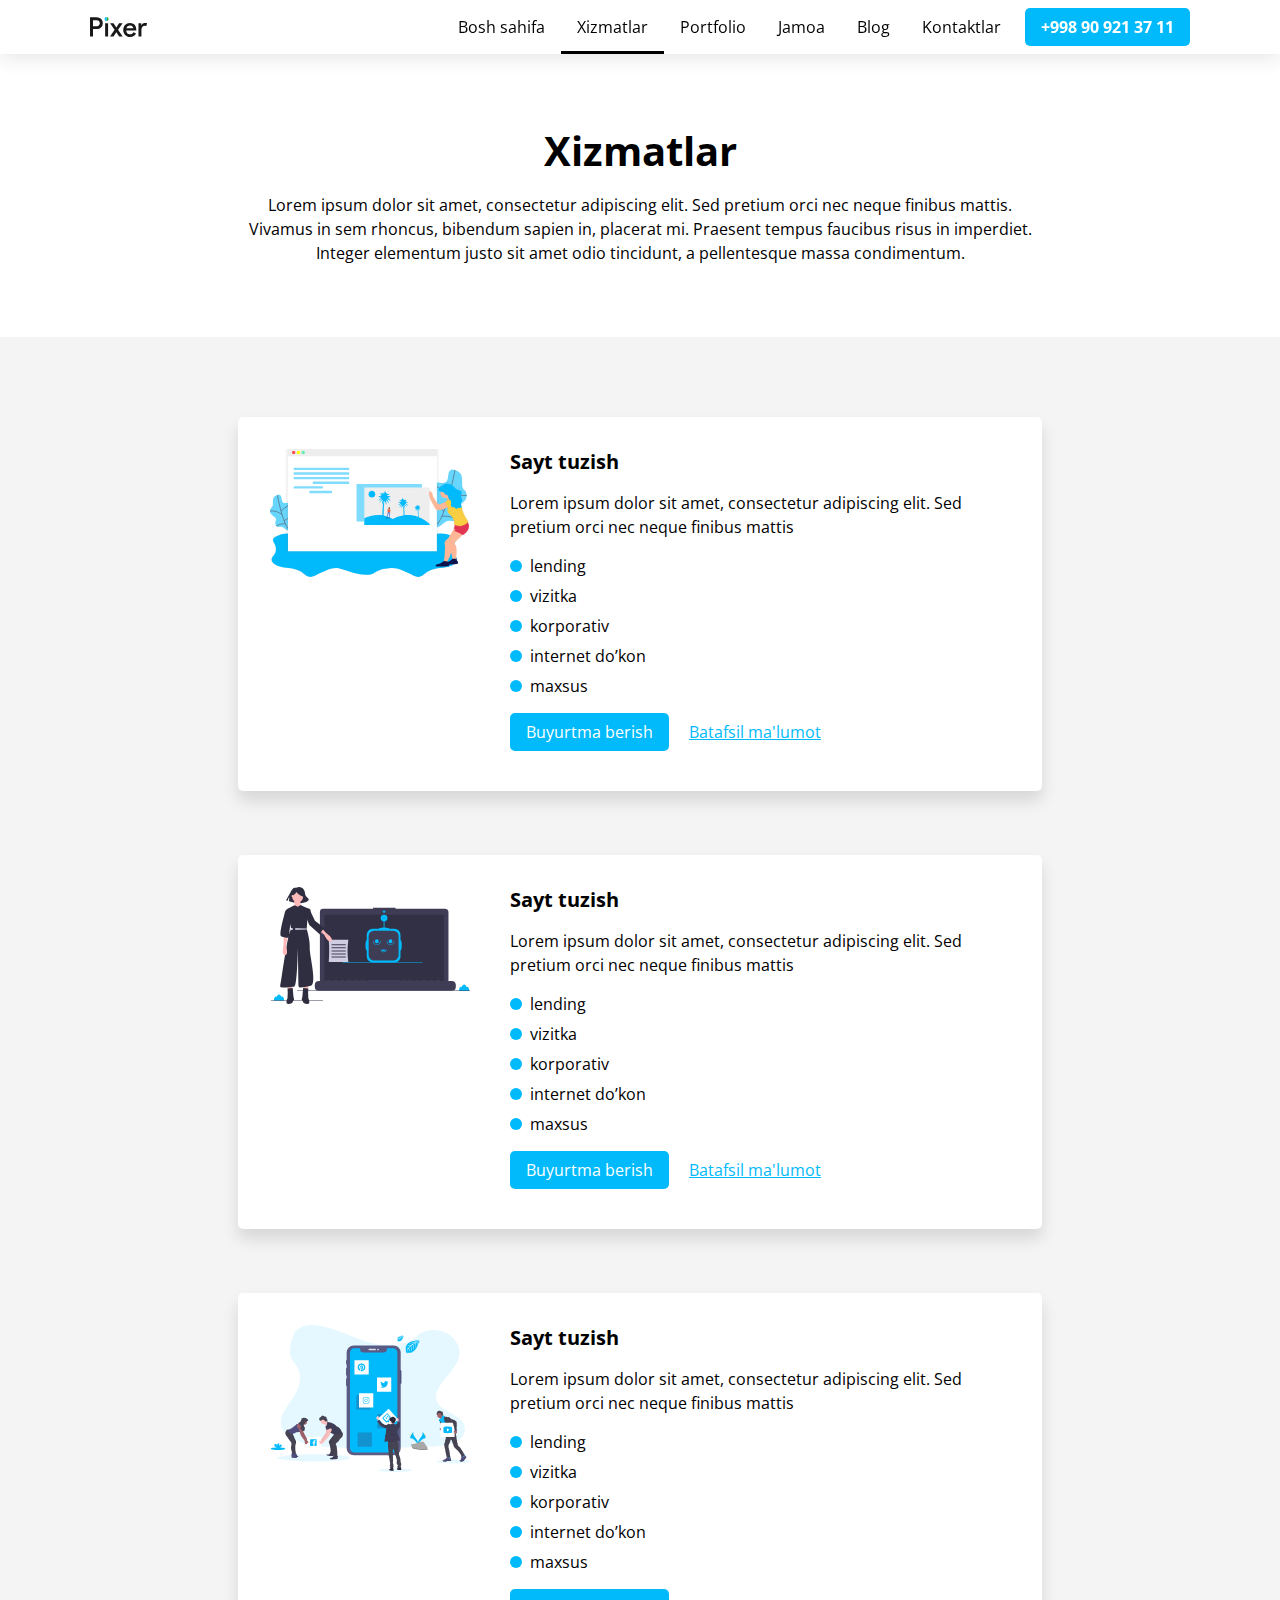
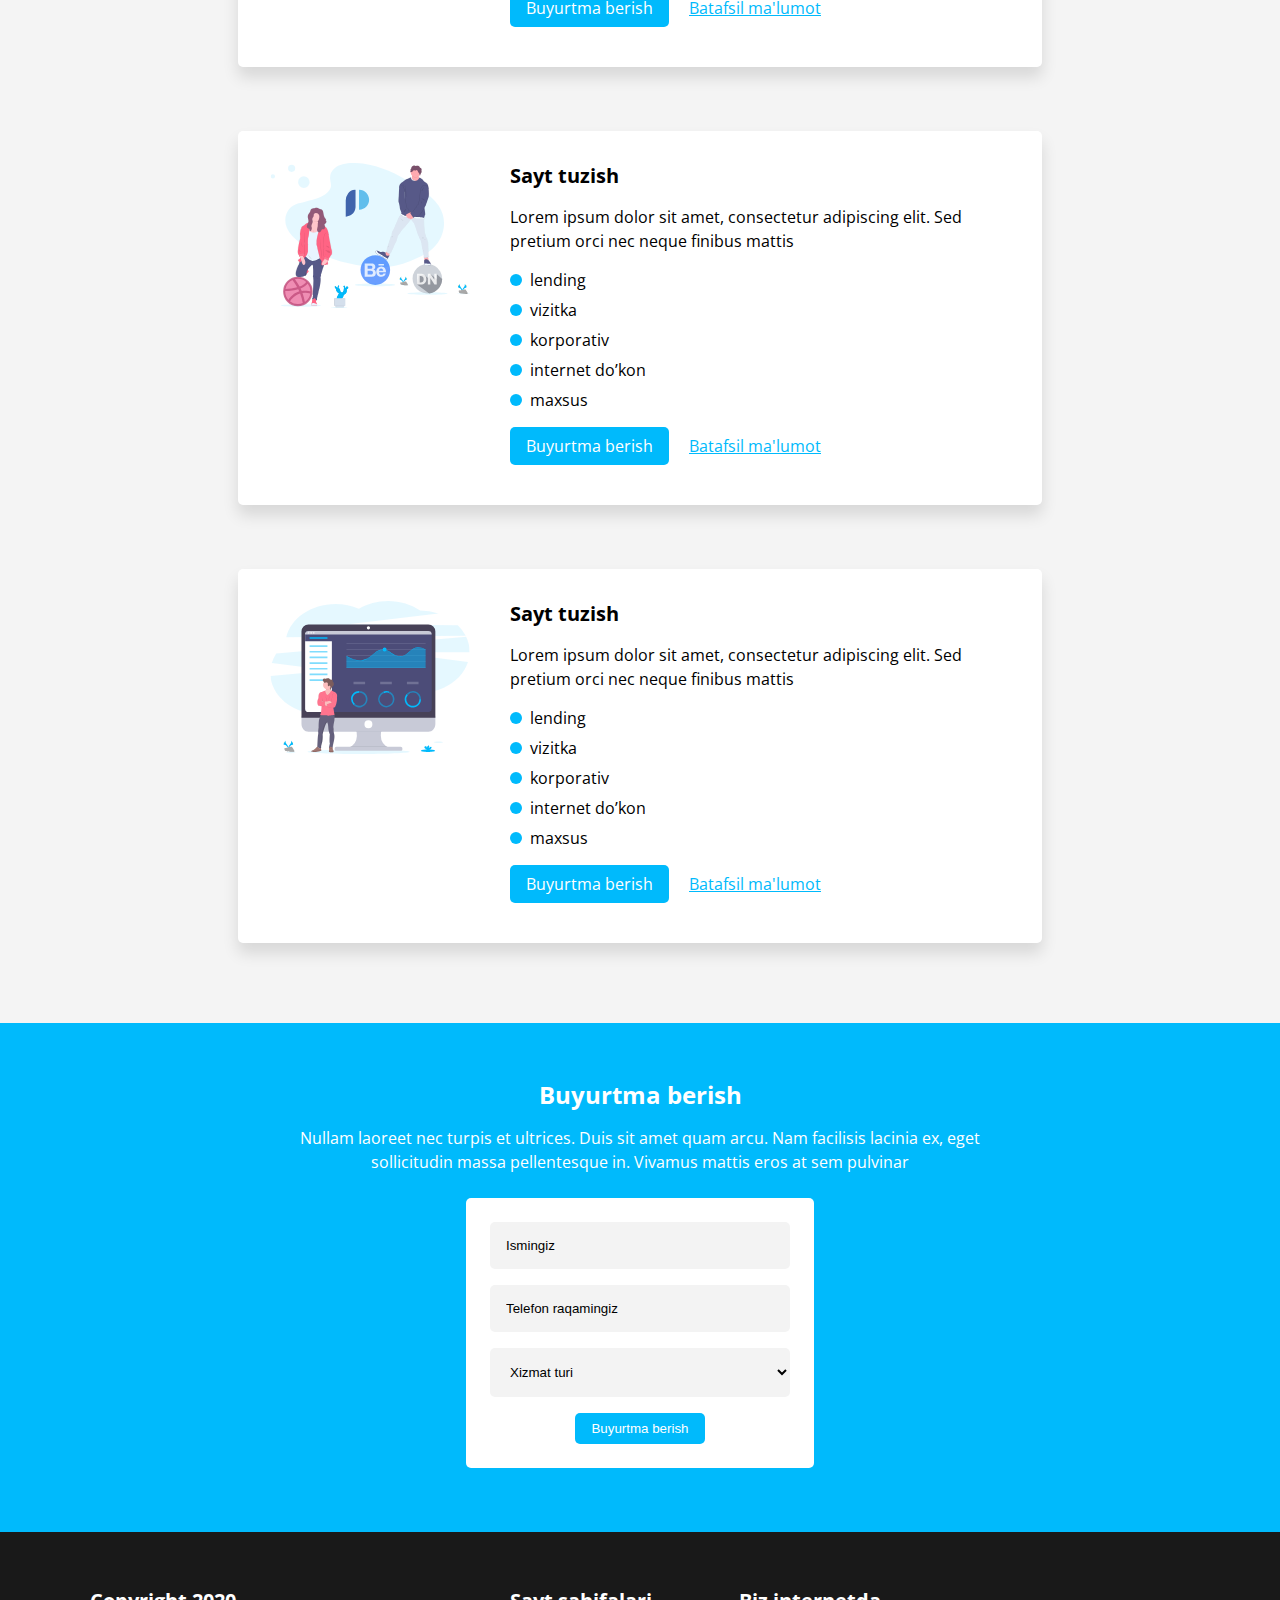
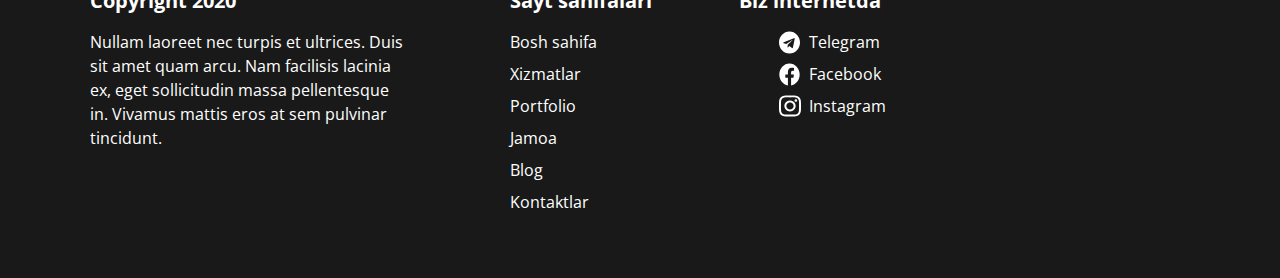
<file: servisec.html>
<!DOCTYPE html>
<html lang="en">
<head>
  <meta charset="UTF-8">
  <meta http-equiv="X-UA-Compatible" content="IE=edge">
  <meta name="viewport" content="width=device-width, initial-scale=1.0">
  <title>services</title>
  <link rel="preconnect" href="https://fonts.gstatic.com">
  <link href="https://fonts.googleapis.com/css2?family=Open+Sans:wght@400;700&display=swap" rel="stylesheet">
  <link rel="stylesheet" href="css/style-services.css">
</head>
<body>

<header class="site-header">
  <div class="site-header__container container">
    <a class="site-header__logo logo">
      <img class="logo__img" src="img/pixer-logo.svg" alt="Pixer logo" width="58" height="20">
    </a>

    <nav class="sitenav">
      <ul class="sitenav__list">
        <li class="sitenav__item"><a class="sitenav__link" href="index.html">Bosh sahifa</a></li>
        <li class="sitenav__item sitenav__item--active">
          <a class="sitenav__link" href="servisec.html">Xizmatlar</a>
          <ul class="dropdown-menu">
            <li><a href="website.html">Vebsayt</a></li>
            <li><a href="telegrambot.html">Telegram bot</a></li>
            <li><a href="smm.html">SMM</a></li>
            <li><a href="graphikdesign.html">Grafik dizayn</a></li>
            <li><a href="crm.html">CRM tizim</a></li>
          </ul>
        </li>
        <li class="sitenav__item"><a class="sitenav__link" href="portfolio.html">Portfolio</a></li>
        <li class="sitenav__item"><a class="sitenav__link" href="team.html">Jamoa</a></li>
        <li class="sitenav__item"><a class="sitenav__link" href="blog.html">Blog</a></li>
        <li class="sitenav__item"><a class="sitenav__link" href="contacts.html">Kontaktlar</a></li>
      </ul>
    </nav>

    <a class="site-header__phone button button--phone" href="tel:+998909213711">+998 90 921 37 11</a>
  </div>
</header>

<main class="services-site-content">

<section class="index-services">
  <h2 class="services__title">Xizmatlar</h2>
  <p class="services__text">Lorem ipsum dolor sit amet, consectetur adipiscing elit. Sed pretium orci nec neque finibus mattis. Vivamus in sem rhoncus, bibendum sapien in, placerat mi. Praesent tempus faucibus risus in imperdiet. Integer elementum justo sit amet odio tincidunt, a pellentesque massa condimentum.</p>
</section>

<section class="services-inner">
  <ul class="services__list">
    <li class="services__item">
      <div class="services-right__wrapper">
        <h3 class="services-name__title">Sayt tuzish</h3>
        <p class="services-info__text">Lorem ipsum dolor sit amet, consectetur adipiscing elit. Sed pretium orci nec neque finibus mattis</p>
        <ul class="item-in__list">
          <li class="list-in__feature">lending</li>
          <li class="list-in__feature">vizitka</li>
          <li class="list-in__feature">korporativ</li>
          <li class="list-in__feature">internet do’kon</li>
          <li class="list-in__feature">maxsus
          <div class="links__wrapper">
            <a class="list-order__btn" href="#services-page">Buyurtma berish</a>
            <a class="list-more__link" href="services.html">Batafsil ma'lumot</a>
          </div>
        </li>
        </ul>
      </div>
    </li>
  </ul>

  <ul class="services__list">
    <li class="services__item services__item-tg__bot">
      <div class="services-right__wrapper">
        <h3 class="services-name__title">Sayt tuzish</h3>
        <p class="services-info__text">Lorem ipsum dolor sit amet, consectetur adipiscing elit. Sed pretium orci nec neque finibus mattis</p>
        <ul class="item-in__list">
          <li class="list-in__feature">lending</li>
          <li class="list-in__feature">vizitka</li>
          <li class="list-in__feature">korporativ</li>
          <li class="list-in__feature">internet do’kon</li>
          <li class="list-in__feature">maxsus
          <div class="links__wrapper">
            <a class="list-order__btn" href="#services-page">Buyurtma berish</a>
            <a class="list-more__link" href="services.html">Batafsil ma'lumot</a>
          </div>
        </li>
        </ul>
      </div>
    </li>
  </ul>

  <ul class="services__list">
    <li class="services__item services__item-smm">
      <div class="services-right__wrapper">
        <h3 class="services-name__title">Sayt tuzish</h3>
        <p class="services-info__text">Lorem ipsum dolor sit amet, consectetur adipiscing elit. Sed pretium orci nec neque finibus mattis</p>
        <ul class="item-in__list">
          <li class="list-in__feature">lending</li>
          <li class="list-in__feature">vizitka</li>
          <li class="list-in__feature">korporativ</li>
          <li class="list-in__feature">internet do’kon</li>
          <li class="list-in__feature">maxsus
          <div class="links__wrapper">
            <a class="list-order__btn" href="#services-page">Buyurtma berish</a>
            <a class="list-more__link" href="services.html">Batafsil ma'lumot</a>
          </div>
        </li>
        </ul>
      </div>
    </li>
  </ul>

  <ul class="services__list">
    <li class="services__item services__item-graphic">
      <div class="services-right__wrapper">
        <h3 class="services-name__title">Sayt tuzish</h3>
        <p class="services-info__text">Lorem ipsum dolor sit amet, consectetur adipiscing elit. Sed pretium orci nec neque finibus mattis</p>
        <ul class="item-in__list">
          <li class="list-in__feature">lending</li>
          <li class="list-in__feature">vizitka</li>
          <li class="list-in__feature">korporativ</li>
          <li class="list-in__feature">internet do’kon</li>
          <li class="list-in__feature">maxsus
          <div class="links__wrapper">
            <a class="list-order__btn" href="#services-page">Buyurtma berish</a>
            <a class="list-more__link" href="services.html">Batafsil ma'lumot</a>
          </div>
        </li>
        </ul>
      </div>
    </li>
  </ul>

  <ul class="services__list">
    <li class="services__item services__item-crm">
      <div class="services-right__wrapper">
        <h3 class="services-name__title">Sayt tuzish</h3>
        <p class="services-info__text">Lorem ipsum dolor sit amet, consectetur adipiscing elit. Sed pretium orci nec neque finibus mattis</p>
        <ul class="item-in__list">
          <li class="list-in__feature">lending</li>
          <li class="list-in__feature">vizitka</li>
          <li class="list-in__feature">korporativ</li>
          <li class="list-in__feature">internet do’kon</li>
          <li class="list-in__feature">maxsus
          <div class="links__wrapper">
            <a class="list-order__btn" href="#services-page">Buyurtma berish</a>
            <a class="list-more__link" href="services.html">Batafsil ma'lumot</a>
          </div>
        </li>
        </ul>
      </div>
    </li>
  </ul>
</section>


  <!-- FORM SECTION  -->
  <section class="form-section" id="services-page">
    <div class="container">
      <h2 class="form-order__title">Buyurtma berish</h2>
      <p class="form-order__text">Nullam laoreet nec turpis et ultrices. Duis sit amet quam arcu. Nam facilisis lacinia ex, eget sollicitudin massa pellentesque in. Vivamus mattis eros at sem pulvinar</p>
      <form class="user-form" action="https://echo.htmlacademy.ru" method="POST">
        <div class="input-group">
          <label class="input-label visually-hidden" for="input-name">Name</label>
          <input class="input-field" id="input-name" name="name" type="text" placeholder="Ismingiz" required>
        </div>
        <div class="input-group">
          <label class="input-label visually-hidden">LastName</label>
          <input class="input-field" type="tel" name="phone" required placeholder="Telefon raqamingiz">
        </div>

        <div class="input-group">
          <select class="input-field" name="servic-type" id="servic" required >
            <option value="" disabled selected>Xizmat turi</option>
            <option value="web">Web sayt</option>
            <option value="bot">Telegram bot</option>
            <option value="design">Graphik design</option>
            <option value="smm">SMM</option>
            <option value="crm">CRM tizimlar</option>
          </select>
        </div>
        <div class="btn-wrapper">
        <button class="order-btn" type="submit">Buyurtma berish</button>
      </div>
      </form>
    </div>
  </section>
</main>

 <!-- FOOTER PAGE  -->

 <footer class="footer-section">
  <div class="container">
    <div class="footer-rapper">
      <div class="footer-info">
        <p class="footer-info__title">Copyright 2020</p>
        <p class="footer-info__text">Nullam laoreet nec turpis et ultrices. Duis sit amet quam arcu. Nam facilisis lacinia ex, eget sollicitudin massa pellentesque in. Vivamus mattis eros at sem pulvinar tincidunt.</p>
      </div>

      <div class="site-pages">
        <h3 class="site-pages__title">Sayt sahifalari</h3>
        <ul class="pages__list">
          <li class="pages__item">
            <a href="index.html" class="footer-list__link">Bosh sahifa</a>
          </li>
          <li class="pages__item">
            <a href="servisec.html" class="footer-list__link">Xizmatlar</a>
          </li>
          <li class="pages__item">
            <a href="portfolio.html" class="footer-list__link">Portfolio</a>
          </li>
          <li class="pages__item">
            <a href="team.html" class="footer-list__link">Jamoa</a>
          </li>
          <li class="pages__item">
            <a href="blog.html" class="footer-list__link">Blog</a>
          </li>
          <li class="pages__item">
            <a href="contacts.html" class="footer-list__link">Kontaktlar</a>
          </li>
        </ul>
      </div>

      <div class="social-sets">
        <h3 class="social__title">Biz internetda</h3>
        <ul class="social__list">
          <li class="social__item">
            <a href="https://telegram.org" target="_blank" class="social__link social__link-tg">Telegram</a>
          </li>
          <li class="social__item">
            <a href="https://facebook.com" target="_blank" class="social__link social__link-fb">Facebook</a>
          </li>
          <li class="social__item">
            <a href="https://instagram.com" target="_blank" class="social__link social__link-in">Instagram</a>
          </li>
        </ul>
      </div>

    </div>
  </div>
</footer>

</body>
</html>
</file>
<file: css/style-services.css>
:root {
  --link-bg-color: #00BAFC;
  --footer-bg-color: #191919;
  --color-text: #000;
  --font-stack: "Open Sans", "Arial", sans-serif;
}

/* GENERAL */
html {
  box-sizing: border-box;
  height: 100%;
  scroll-behavior: smooth;
}

*,
*::before,
*::after {
  box-sizing: inherit;
}

body {
  display: flex;
  flex-direction: column;
  height: 100%;
  padding: 0;
  margin: 0;
  font-family: "Arial", sans-serif;
  background-color: #fff;
  font-family: "Open Sans", "Arial", sans-serif;
}

img {
  max-width: 100%;
  height: auto;
}

.visually-hidden {
  position: absolute;
  width: 1px;
  height: 1px;
  margin: -1px;
  border: 0;
  padding: 0;
  clip: rect(0 0 0 0);
  overflow: hidden;
}


/* CONTAINER */
.container {
  max-width: 1140px;
  padding-left: 20px;
  padding-right: 20px;
  margin-left: auto;
  margin-right: auto;
}

/* SITE HEADER  */

/* BUTTON */
.button {
  display: inline-block;
  border: none;
  padding: 8px 16px;
  border-radius: 5px;
  font-weight: bold;
  white-space: nowrap;
  text-decoration: none;
}

.button--phone {
  padding: 5px 13px;
  border: 3px solid transparent;
  background-color: var(--link-bg-color);
  color: #fff;
}

.button--phone:hover {
  background-color: #fff;
  border-color: var(--link-bg-color);
  color: var(--link-bg-color);
}

.button--phone:active {
  background-color: var(--link-bg-color);
  color: #fff;
  opacity: 0.6;
}

.button--primary {
  background-color: var(--accent-color);
  color: #fff;
}

.button--primary:hover {
  background-color: var(--accent-color-80);
}

.button--primary:active {
  background-color: var(--accent-color-60);
}


/* SITE-HEADER */
.site-header {
  position: fixed;
  left: 0;
  top: 0;
  z-index: 99;
  width: 100%;
  background-color: #fff;
  box-shadow: 0px 4px 20px rgba(0, 0, 0, 0.1);
}

.site-header__container {
  display: flex;
  align-items: center;
}

/* LOGO */
.logo:hover {
  opacity: 0.8;
}

.logo:active {
  opacity: 0.4;
}

.logo__img {
  display: block;
}

.site-header__logo {
  margin-right: auto;
}

.site-header__phone {
  margin-left: 8px;
}


/* SITENAV */
.sitenav__list {
  display: flex;
  align-items: center;
  padding: 0;
  margin: 0;
  list-style: none;
}

.sitenav__item {
  position: relative;
  z-index: 1;
}

.sitenav__link {
  display: block;
  padding: 16px;
  text-decoration: none;
  color: var(--text-color);
  transition: box-shadow 0.3s ease;
  white-space: nowrap;
}

.sitenav__link:hover,
.sitenav__item--active .sitenav__link {
  box-shadow: inset 0 -3px 0 0 var(--color-text);
}

.sitenav__link:active {
  background-color: rgba(25, 25, 25, 0.7);
  color: #fff;
  box-shadow: none;
}

/* DROPDOWN MENU */
.dropdown-menu {
  display: none;
  position: absolute;
  z-index: 5;
  left: 50%;
  top: 100%;
  transform: translateX(-50%);
  padding-left: 0;
  padding-top: 8px;
  padding-bottom: 8px;
  margin: 0;
  border-radius: 5px;
  list-style: none;
  background-color: #fff;
  box-shadow: 0px 4px 24px rgba(0, 0, 0, 0.1);
}

.sitenav__item:hover .dropdown-menu {
  display: block;
}

.dropdown-menu a {
  display: block;
  padding: 8px 16px;
  color: var(--text-color);
  text-decoration: none;
  white-space: nowrap;
}

.dropdown-menu a:hover {
  background-color: var(--link-bg-color);
  color: #fff;
}

.dropdown-menu a:active {
  opacity: 0.6;
}


.index-services {
  padding-top: 72px;
  background-color: #fff;
}

.services-site-content {
  padding-top: 53px;
  background-color: #f4f4f4;
}

/* SERVICES PAGE  */

.services-inner {
  display: flex;
  justify-content: center;
  flex-wrap: wrap;
  padding-top: 80px;
  padding-bottom: 80px;
}

.services__title {
  margin: 0;
  font-style: normal;
  font-weight: bold;
  font-size: 40px;
  line-height: 130%;
  text-align: center;
  font-family: var(--font-stack);
  color: var(--color-text);
  margin-left: auto;
  margin-right: auto;
  margin-bottom: 16px;
}

.services__text {
  width: 800px;
  margin: 0;
  font-style: normal;
  font-weight: normal;
  font-size: 16px;
  line-height: 24px;
  text-align: center;
  color: var(--color-text);
  margin-left: auto;
  margin-right: auto;
  padding-bottom: 72px;
}

.services__list {
  display: flex;
  flex-direction: column;
  justify-content: center;
  align-items: center;
  width: 804px;
  margin: 0;
  padding: 0;
  padding-top: 64px;
}

.services__list:nth-child(1) {
  padding: 0;
}

.services__item {
  background-color: #fff;
  box-shadow: 0px 10px 16px rgba(0, 0, 0, 0.12);
  border-radius: 5px;
  padding: 32px;
  display: flex;
}

.services__item::before {
  display: block;
  content: "";
  width: 200px;
  height: 128px;
  background-repeat: no-repeat;
  background-size: cover;
  background-image: url(../img/website-illustration.svg);
}

.services__item-tg__bot::before {
  width: 200px;
  height: 117px;
  background-image: url(../img/bot-illustration.svg);
}

.services__item-smm::before {
  width: 200px;
  height: 147px;
  background-image: url(../img/smm-illustration-internet.svg);
}

.services__item-graphic::before {
  width: 200px;
  height: 145px;
  background-image: url(../img/design-illustration.svg);
}

.services__item-crm::before {
  width: 200px;
  height: 153px;
  background-image: url(../img/crm-illustration.svg);
}


.services-right__wrapper {
  width: 500px;
  margin-left: 40px;
}

.services-name__title {
  margin: 0;
  font-style: normal;
  font-weight: bold;
  font-size: 20px;
  line-height: 130%;
  color: var(--color-text);
  font-family: var(--font-stack);
  margin-bottom: 16px;
}

.services-info__text {
  width: 500px;
  margin: 0;
  font-style: normal;
  font-weight: normal;
  font-size: 16px;
  line-height: 24px;
  color: var(--color-text);
  font-family: var(--font-stack);
  margin-bottom: 16px;
}

.item-in__list {
  margin: 0;
  padding: 0;
  list-style: none;
}

.list-in__feature {
  margin-bottom: 8px;
}

.list-in__feature::before {
  content: "";
  width: 12px;
  height: 12px;
  display: inline-block;
  background-color: var(--link-bg-color);
  border-radius: 50%;
  margin-right: 8px;
}

.list-order__btn {
  text-decoration: none;
  display: inline-block;
  padding: 8px 16px;
  background-color: var(--link-bg-color);
  color: #fff;
  border-radius: 5px;
  margin-top: 16px;
  margin-right: 16px;
}

.list-order__btn:hover {
  background-color: rgba(0, 186, 252, 0.8);
}

.list-order__btn:active {
  background-color: rgba(0, 186, 252, 0.6);
}

.list-more__link {
  font-style: normal;
  font-weight: normal;
  font-size: 16px;
  line-height: 24px;
  text-decoration: underline;
  color: var(--link-bg-color);
}

/* FORM section  */

.form-section {
  background-color: var(--link-bg-color);
  padding-top: 56px;
  padding-bottom: 64px;
}

.form-order__title {
  width: 203px;
  margin: 0;
  font-style: normal;
  font-weight: bold;
  font-size: 24px;
  line-height: 130%;
  text-align: center;
  font-family: var(--font-stack);
  color: #fff;
  margin-left: auto;
  margin-right: auto;
  margin-bottom: 16px;
}

.form-order__text {
  width: 719px;
  margin: 0;
  font-style: normal;
  font-weight: normal;
  font-size: 16px;
  line-height: 150%;
  text-align: center;
  font-family: var(--font-stack);
  color: #fff;
  margin-left: auto;
  margin-right: auto;
  margin-bottom: 24px;
}

.user-form {
  width: 348px;
  background: #FFFFFF;
  border-radius: 5px;
  margin-left: auto;
  margin-right: auto;
  padding: 24px;
}

.input-field {
  width: 100%;
  background: #F3F3F3;
  border-radius: 5px;
  padding: 16px;
  margin-bottom: 16px;
  border: none;
}

::placeholder {
  color: var(--color-text);
}

.btn-wrapper {
  display: flex;
}

.order-btn {
  padding: 8px 16px;
  background-color: var(--link-bg-color);
  border-radius: 5px;
  color: #fff;
  margin-left: auto;
  margin-right: auto;
  cursor: pointer;
  border: none;
  transition: background-color 0.3s ease;
}

.order-btn:hover {
  background: rgba(0, 186, 252, 0.8);
  border-radius: 5px;
}

.order-btn:active {
  background-color: rgba(0, 186, 252, 0.6);
}


.footer-section {
  background-color: var(--footer-bg-color);
  padding-top: 56px ;
  padding-bottom: 56px;
}

.footer-rapper {
  display: flex;
  align-items: flex-start !important;
}

.footer-info {
  margin-right: 100px;
}


.footer-info__title {
  width: 149px;
  margin: 0;
  font-style: normal;
  font-weight: bold;
  font-size: 20px;
  line-height: 130%;
  font-family: var(--font-stack);
  color: #fff;
  margin-bottom: 16px;
}

.footer-info__text {
  width: 320px;
  margin: 0;
  font-style: normal;
  font-weight: normal;
  font-size: 16px;
  line-height: 150%;
  font-family: var(--font-stack);
  color: #fff;
}

.site-pages{
  display: flex;
  flex-direction: column;
  align-items: flex-start;
  margin-right: 86px;
}

.site-pages__title {
  width: 143px;
  margin: 0;
  font-style: normal;
  font-weight: bold;
  font-size: 20px;
  line-height: 130%;
  color: #fff;
}

.pages__list{
  margin: 0;
  padding: 0;
  margin-top: 16px;
}

.pages__item {
  list-style: none;
  margin-bottom: 8px;
}

.footer-list__link {
  width: 80px;
  font-style: normal;
  font-weight: normal;
  font-size: 16px;
  line-height: 24px;
  text-decoration: none;
  font-family: var(--font-stack);
  color: #fff;
  transition: color 0.3s ease;
}

.footer-list__link:hover {
  color: var(--link-bg-color);
}

.footer-list__link:active {
  opacity: 0.6;
}

.social__title {
  width: 142px;
  font-style: normal;
  font-weight: bold;
  font-size: 20px;
  line-height: 130%;
  color: #FFFFFF;
  margin: 0;
}

.social__item {
  list-style: none;
}

.social__link {
  display: flex;
  align-items: center;
  font-weight: normal;
  font-size: 16px;
  line-height: 24px;
  color: #fff;
  margin-bottom: 8px;
  text-decoration: none;
  transition: color 0.3s ease;
}

.social__link::before {
  display: block;
  content: '';
  background-repeat: no-repeat;
  background-size: contain;
  margin-right: 8px  ;
  transition: opacity 0.3s ease;
}

.social__link:hover {
  color: var(--link-bg-color);
}

.social__link:active {
  opacity: 0.6;
}

.social__link-tg::before {
  display: block;
  content: "";
  width: 22px;
  height: 23px;
  background-image: url("../img/telegram.svg");
  background-repeat: no-repeat;
  background-size: contain;
}

.social__link-fb::before {
  display: block;
  content: "";
  width: 22px;
  height: 23px;
  background-image: url("../img/facebook.svg");
  background-repeat: no-repeat;
  background-size: contain;
}

.social__link-in::before {
    display: block;
    content: "";
    width: 22px;
    height: 23px;
    background-image: url("../img/instagram.svg");
    background-repeat: no-repeat;
    background-size: contain;
}
</file>
